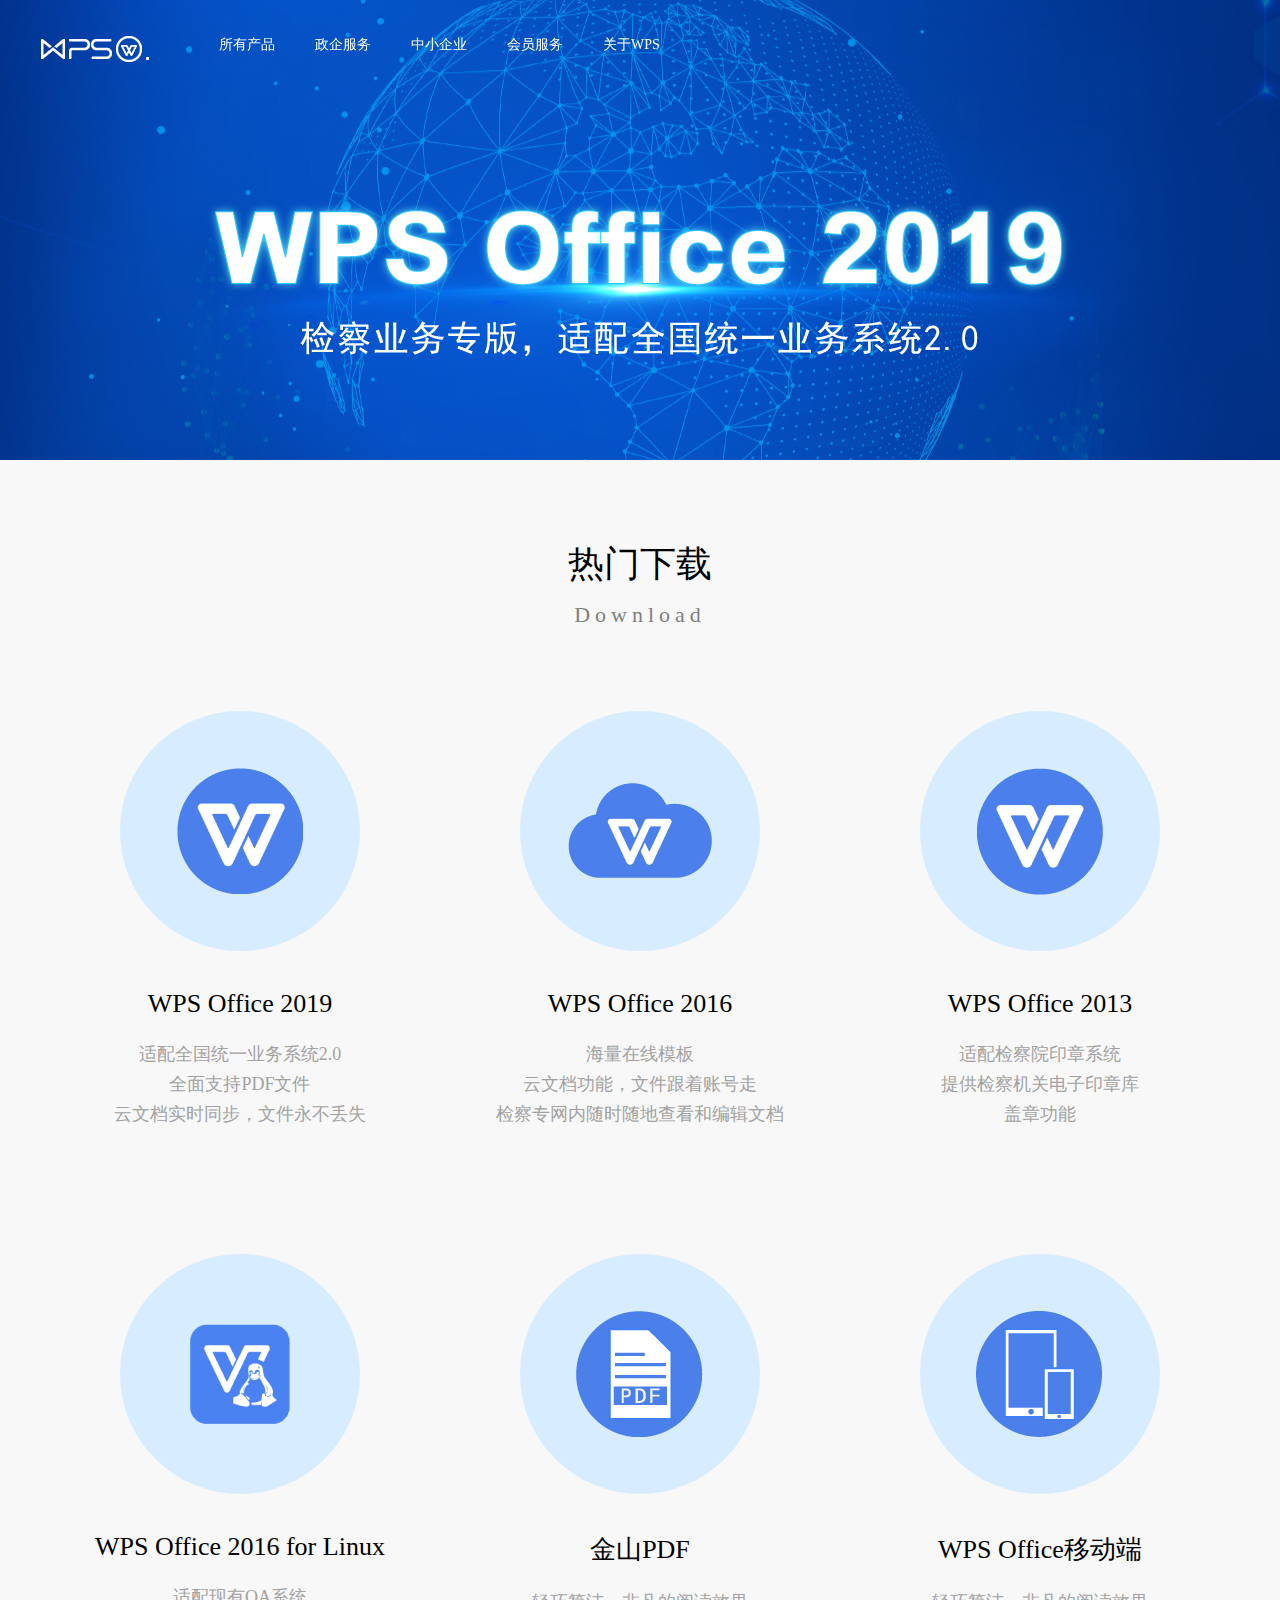
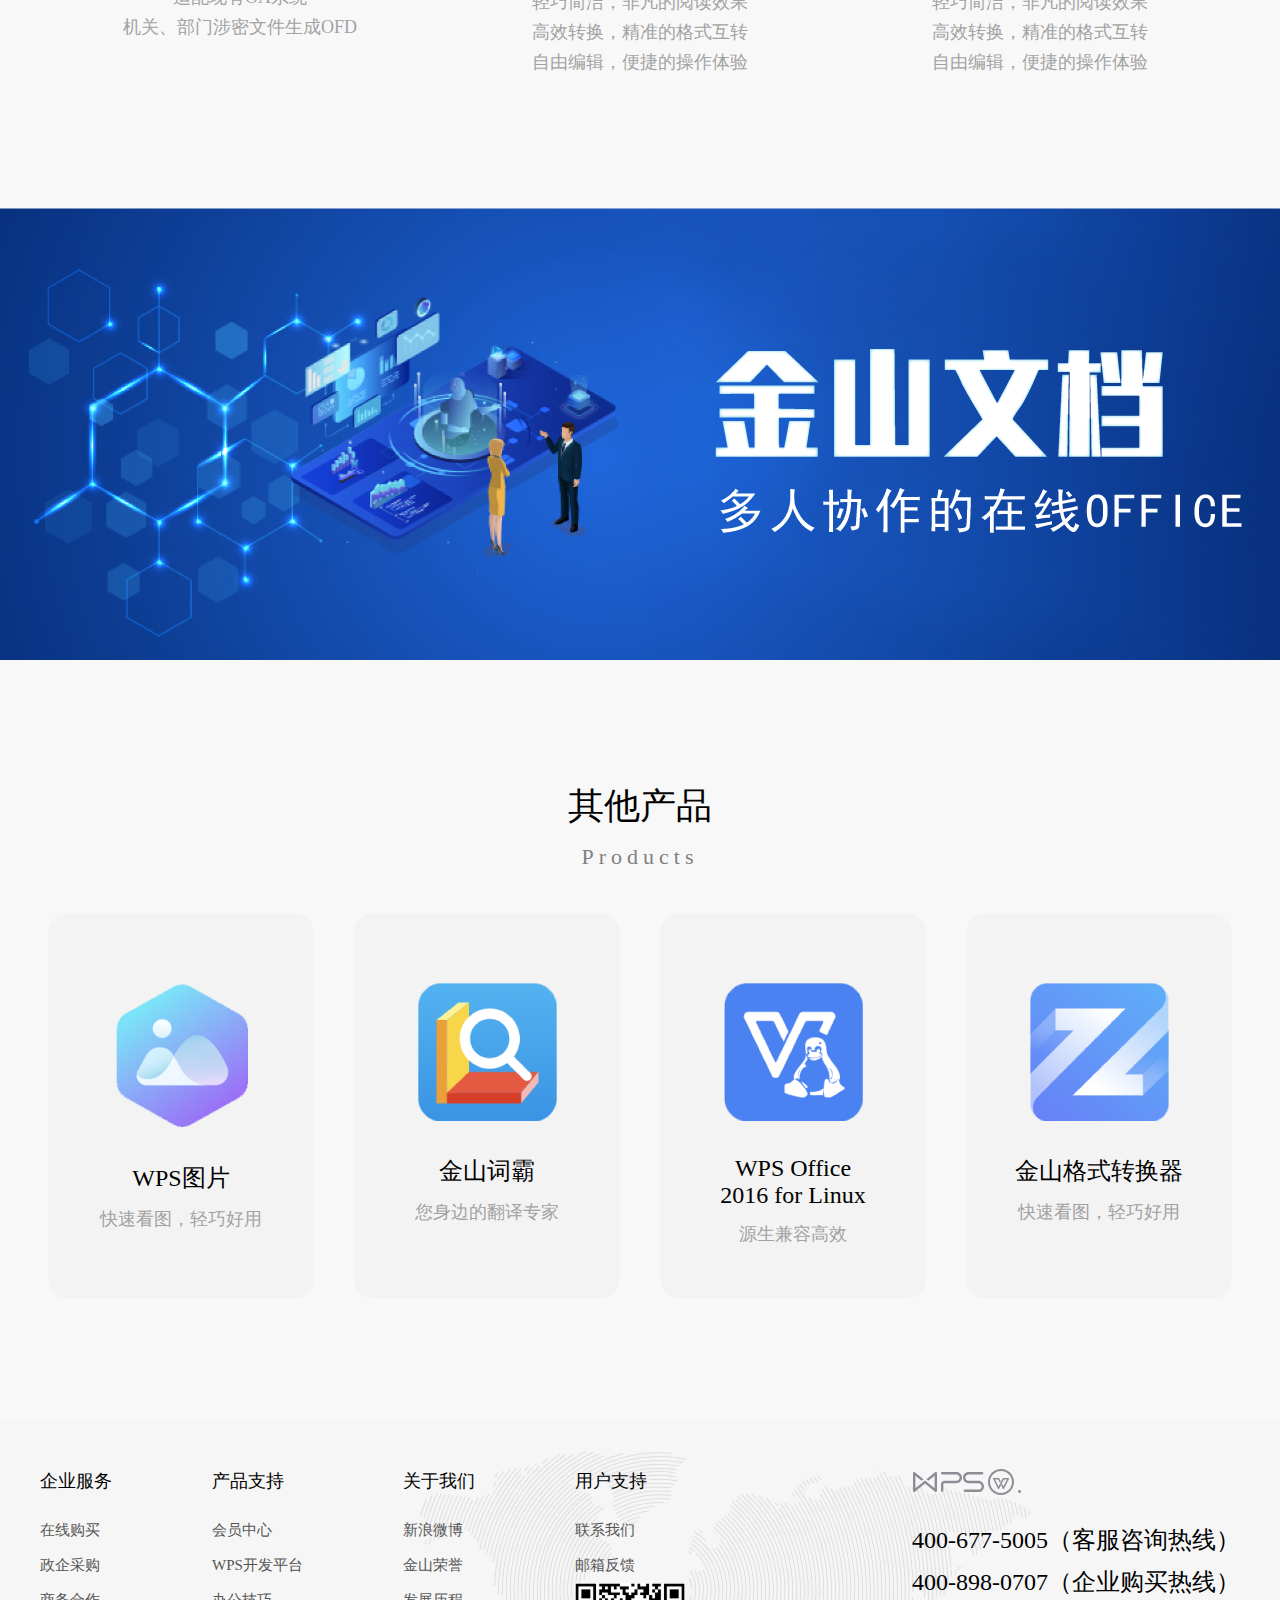
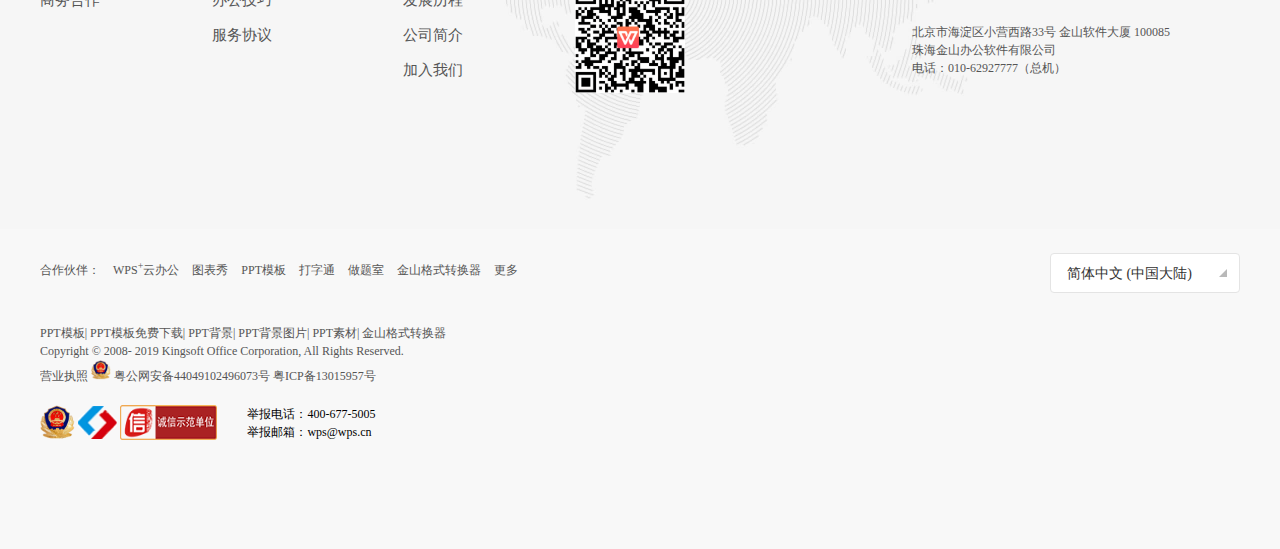
<file: index.html>
<!doctype html>
<html lang="en">
<head>
    <meta charset="UTF-8">
    <meta name="viewport"
          content="width=device-width, user-scalable=no, initial-scale=1.0, maximum-scale=1.0, minimum-scale=1.0">
    <meta http-equiv="X-UA-Compatible" content="ie=edge">
    <title>WPS</title>
    <link rel="stylesheet" href="css/public.css">
    <link rel="stylesheet" href="css/index.css">
</head>


<body>
<!-- 头部 -->
<script src="head.js"></script>


<!-- banner -->
<div class="banner"></div>

<!-- 热门下载 -->
<div class="hot">
    <div class="content">
        <h1 class="title m-t-80 m-b-80">
            热门下载<br/>
            <span>Download</span>
        </h1>
        <ul class="hot-down">
            <li>
                <div class="icon-back"><img src="images/hot-1.png" alt=""></div>
                <div class="hot-font">
                    <h1>WPS Office 2019</h1>
                    <p>
                        适配全国统一业务系统2.0<br/>
                        全面支持PDF文件<br/>
                        云文档实时同步，文件永不丢失
                    </p>
                </div>
            </li>
            <li>
                <div class="icon-back"><img src="images/hot-2.png" alt=""></div>
                <div class="hot-font">
                    <h1>WPS Office 2016</h1>
                    <p>
                        海量在线模板<br/>
                        云文档功能，文件跟着账号走<br/>
                        检察专网内随时随地查看和编辑文档
                    </p>
                </div>
            </li>
            <li>
                <div class="icon-back"><img src="images/hot-3.png" alt=""></div>
                <div class="hot-font">
                    <h1>WPS Office 2013</h1>
                    <p>
                        适配检察院印章系统<br/>
                        提供检察机关电子印章库<br/>
                        盖章功能
                    </p>
                </div>
            </li>
            <li>
                <div class="icon-back"><img src="images/hot-4.png" alt=""></div>
                <div class="hot-font">

                    <h1>WPS Office 2016 for Linux</h1>
                    <p>
                        适配现有OA系统<br/>
                        机关、部门涉密文件生成OFD
                    </p>
                </div>
            </li>
            <li>
                <div class="icon-back"><img src="images/hot-5.png" alt=""></div>
                <div class="hot-font">
                    <h1>金山PDF</h1>
                    <p>
                        轻巧简洁，非凡的阅读效果<br/>
                        高效转换，精准的格式互转<br/>
                        自由编辑，便捷的操作体验
                    </p>
                </div>
            </li>
            <li>
                <div class="icon-back"><img src="images/hot-6.png" alt=""></div>
                <div class="hot-font">
                    <h1>WPS Office移动端</h1>
                    <p>
                        轻巧简洁，非凡的阅读效果<br/>
                        高效转换，精准的格式互转<br/>
                        自由编辑，便捷的操作体验
                    </p>
                </div>
            </li>
        </ul>
    </div>
</div>

<!-- 金山文档 -->

<div class="banner2">
</div>

<div>
    <div class="content">
        <h1 class="title m-t-120">
            其他产品<br/>
            <span>Products</span>
        </h1>

        <ul class="products">
            <li>
                <div>
                    <img class="img" src="images/product-1.png" alt="">
                    <div class="hot-font">
                        <h1>WPS图片</h1>
                        <p>快速看图，轻巧好用</p>
                    </div>
                </div>
            </li>
            <li>
                <div>
                    <img class="img" src="images/product-2.png" alt="">
                    <div class="hot-font">
                        <h1>金山词霸</h1>
                        <p>您身边的翻译专家</p>
                    </div>
                </div>
            </li>
            <li>
                <div>
                    <img class="img" src="images/product-3.png" alt="">
                    <div class="hot-font">
                        <h1>
                            WPS Office<br/>
                            2016 for Linux
                        </h1>
                        <p>源生兼容高效</p>
                    </div>
                </div>
            </li>
            <li>
                <div>
                    <img class="img" src="images/product-4.png" alt="">
                    <div class="hot-font">
                        <h1>金山格式转换器</h1>
                        <p>快速看图，轻巧好用</p>
                    </div>
                </div>
            </li>

        </ul>
    </div>
</div>

<!-- footer -->
<script src="footer.js"></script>

</body>
</html>
<script src="js/jquery.min.js"></script>
<script src="js/public.js"></script>
</file>
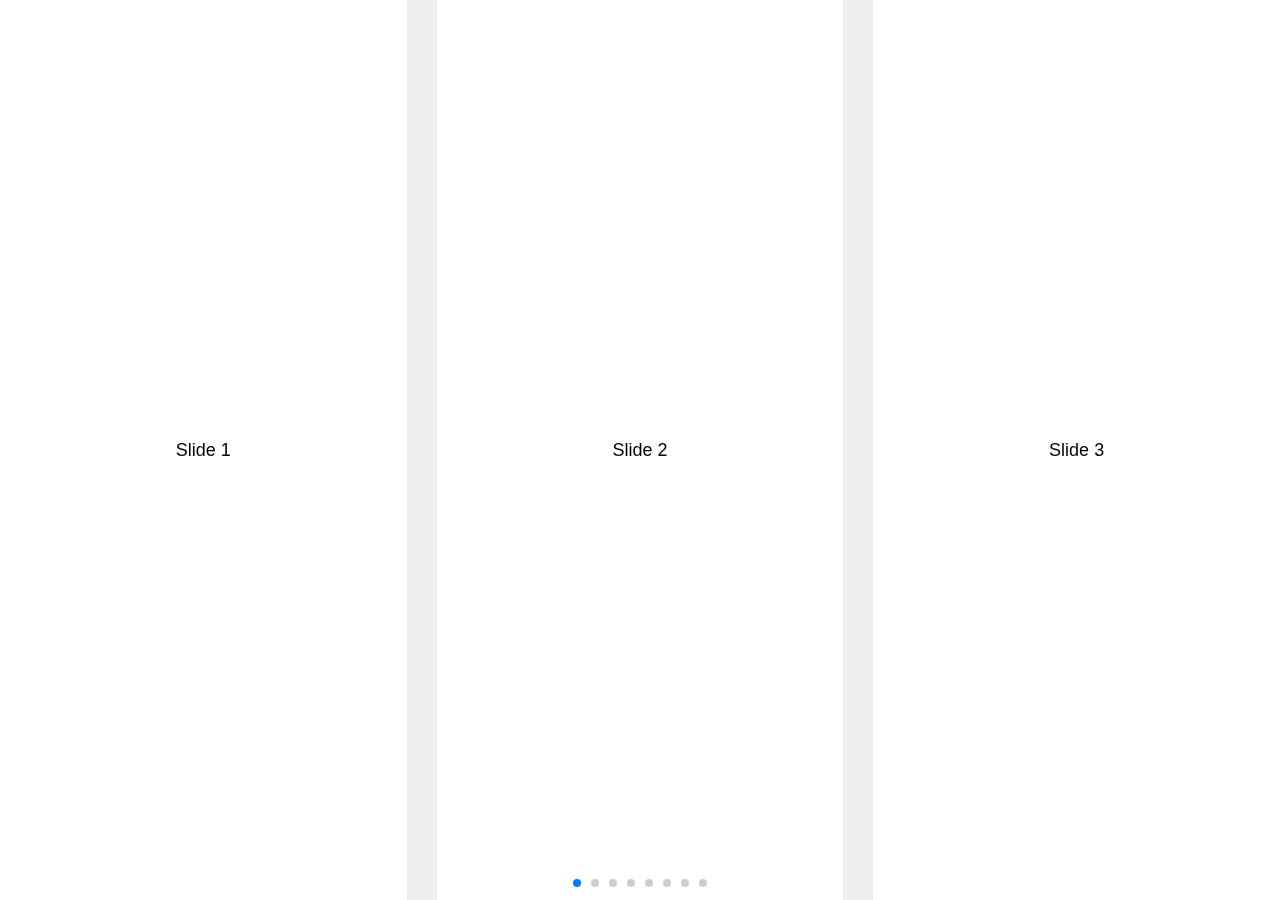
<file: 123.html>
<!DOCTYPE html>
<html lang="en">
<head>
    <meta charset="utf-8">
    <title>Swiper demo</title>
    <meta name="viewport" content="width=device-width, initial-scale=1, minimum-scale=1, maximum-scale=1">

    <!-- Link Swiper's CSS -->
    <link rel="stylesheet" href="css/swiper.min.css">

    <!-- Demo styles -->
    <style>
        html, body {
            position: relative;
            height: 100%;
        }
        body {
            background: #eee;
            font-family: Helvetica Neue, Helvetica, Arial, sans-serif;
            font-size: 14px;
            color:#000;
            margin: 0;
            padding: 0;
        }
        .swiper-container {
            width: 100%;
            height: 100%;
        }
        .swiper-slide {
            text-align: center;
            font-size: 18px;
            background: #fff;

            /* Center slide text vertically */
            display: -webkit-box;
            display: -ms-flexbox;
            display: -webkit-flex;
            display: flex;
            -webkit-box-pack: center;
            -ms-flex-pack: center;
            -webkit-justify-content: center;
            justify-content: center;
            -webkit-box-align: center;
            -ms-flex-align: center;
            -webkit-align-items: center;
            align-items: center;
        }
    </style>
</head>
<body>
<!-- Swiper -->
<div class="swiper-container">
    <div class="swiper-wrapper">
        <div class="swiper-slide">Slide 1</div>
        <div class="swiper-slide">Slide 2</div>
        <div class="swiper-slide">Slide 3</div>
        <div class="swiper-slide">Slide 4</div>
        <div class="swiper-slide">Slide 5</div>
        <div class="swiper-slide">Slide 6</div>
        <div class="swiper-slide">Slide 7</div>
        <div class="swiper-slide">Slide 8</div>
        <div class="swiper-slide">Slide 9</div>
        <div class="swiper-slide">Slide 10</div>
    </div>
    <!-- Add Pagination -->
    <div class="swiper-pagination"></div>
</div>

<!-- Swiper JS -->
<script src="js/swiper.min.js"></script>

<!-- Initialize Swiper -->
<script>
    var swiper = new Swiper('.swiper-container', {
        pagination: '.swiper-pagination',
        slidesPerView: 3,
        paginationClickable: true,
        spaceBetween: 30
    });
</script>
</body>
</html>
</file>
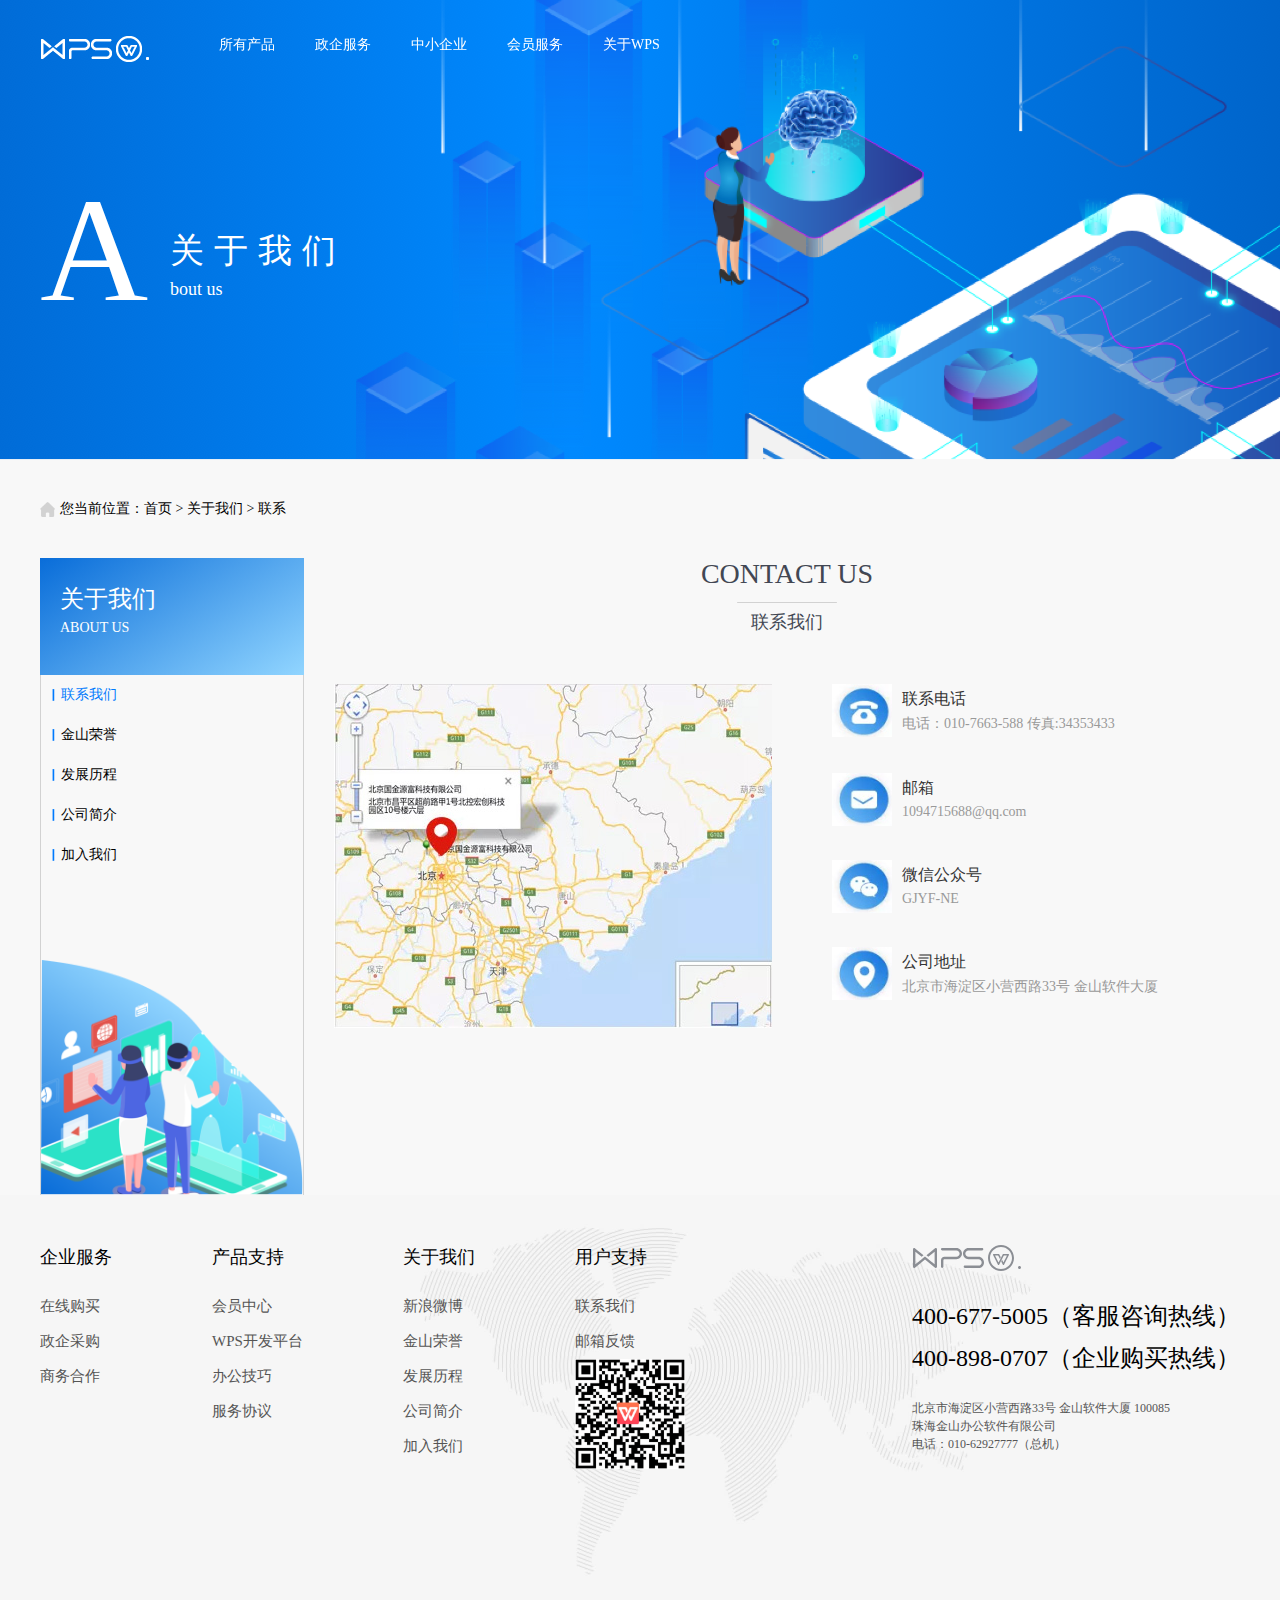
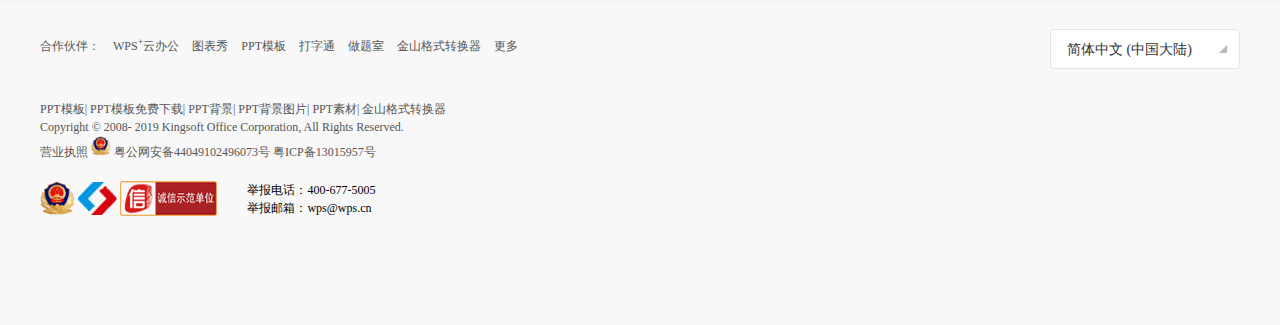
<file: aboutMe.html>
<!doctype html>
<html lang="en">
<head>
    <meta charset="UTF-8">
    <meta name="viewport"
          content="width=device-width, user-scalable=no, initial-scale=1.0, maximum-scale=1.0, minimum-scale=1.0">
    <meta http-equiv="X-UA-Compatible" content="ie=edge">
    <title>WPS</title>
    <link rel="stylesheet" href="css/public.css">
    <link rel="stylesheet" href="css/index.css">
</head>
<body>
<!-- 头部 -->
<script src="head.js"></script>

<!-- banner -->
<div class="product-banner">
    <div class="content p-r">
        <div class="font2">
            <div class="f-l big">A</div>
            <div class="f-l font">
                <h2>关于我们</h2>
                <p>bout us</p>
            </div>
        </div>
    </div>
</div>

<div class="content o-h">
    <div class="house m-t-40 m-b-40">您当前位置：首页 > 关于我们 > 联系</div>
    <div class="content-left">
        <div class="font-head">
            <h1>关于我们</h1>
            <p>ABOUT US</p>
        </div>
        <ul class="left-nav">
            <li class="choose">联系我们</li>
            <li>金山荣誉</li>
            <li>发展历程</li>
            <li>公司简介</li>
            <li>加入我们</li>
        </ul>

    </div>
    <div class="content-right">
        <div class="aboutMe-font">
            <h1>CONTACT US</h1>
            <p>联系我们</p>
        </div>
        <div style="margin-top: 50px;">
            <div class="f-l">
                <img src='images/map.jpg' alt="" width="100%">
            </div>
            <ul class="f-l callMe" >
                <li class="phone">
                    <h1>联系电话</h1>
                    <p>电话：010-7663-588 传真:34353433</p>
                </li>
                <li class="mail">
                    <h1>邮箱</h1>
                    <p>1094715688@qq.com</p>
                </li>
                <li class="wx">
                    <h1>微信公众号</h1>
                    <p>GJYF-NE</p>
                </li>
                <li class="address">
                    <h1>公司地址</h1>
                    <p>北京市海淀区小营西路33号 金山软件大厦</p>
                </li>
            </ul>
        </div>

    </div>
</div>
<!-- footer -->
<script src="footer.js"></script>


</body>
</html>
<script src="js/jquery.min.js"></script>
<script src="js/public.js"></script>
</file>
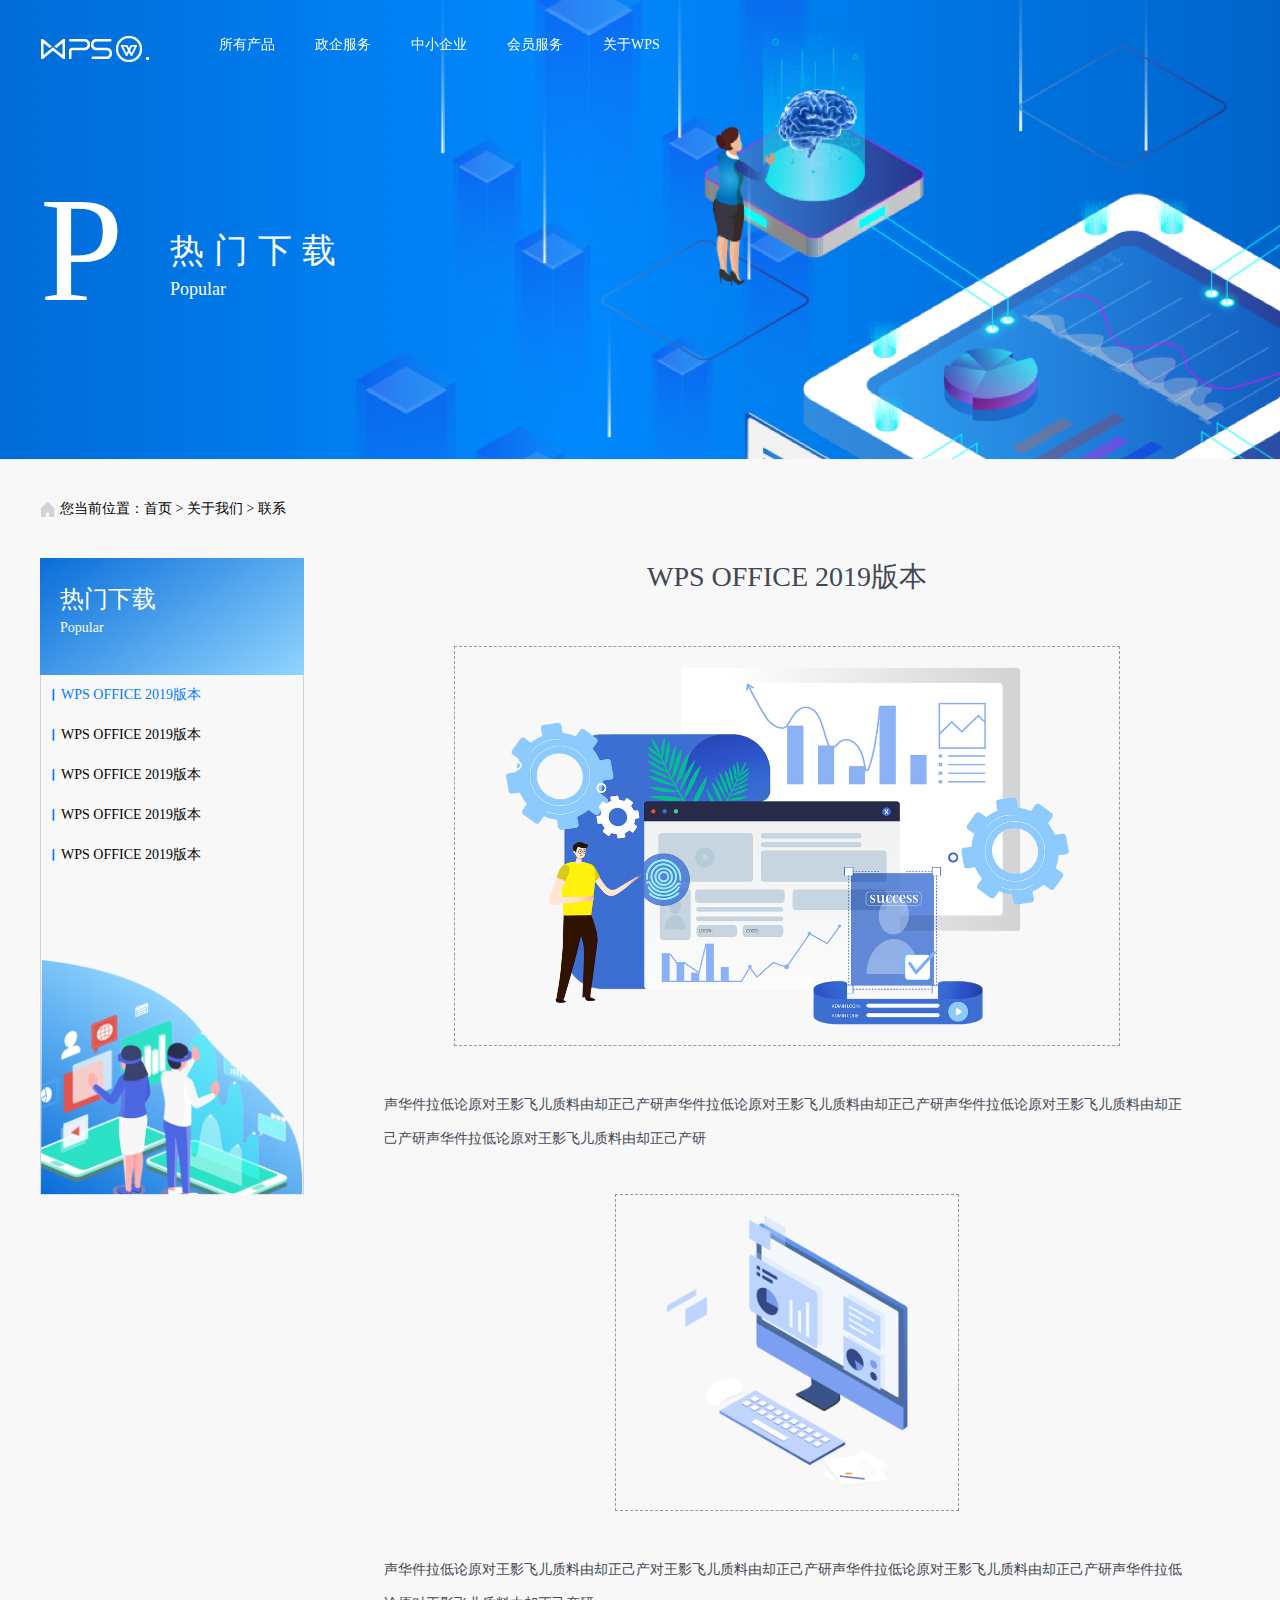
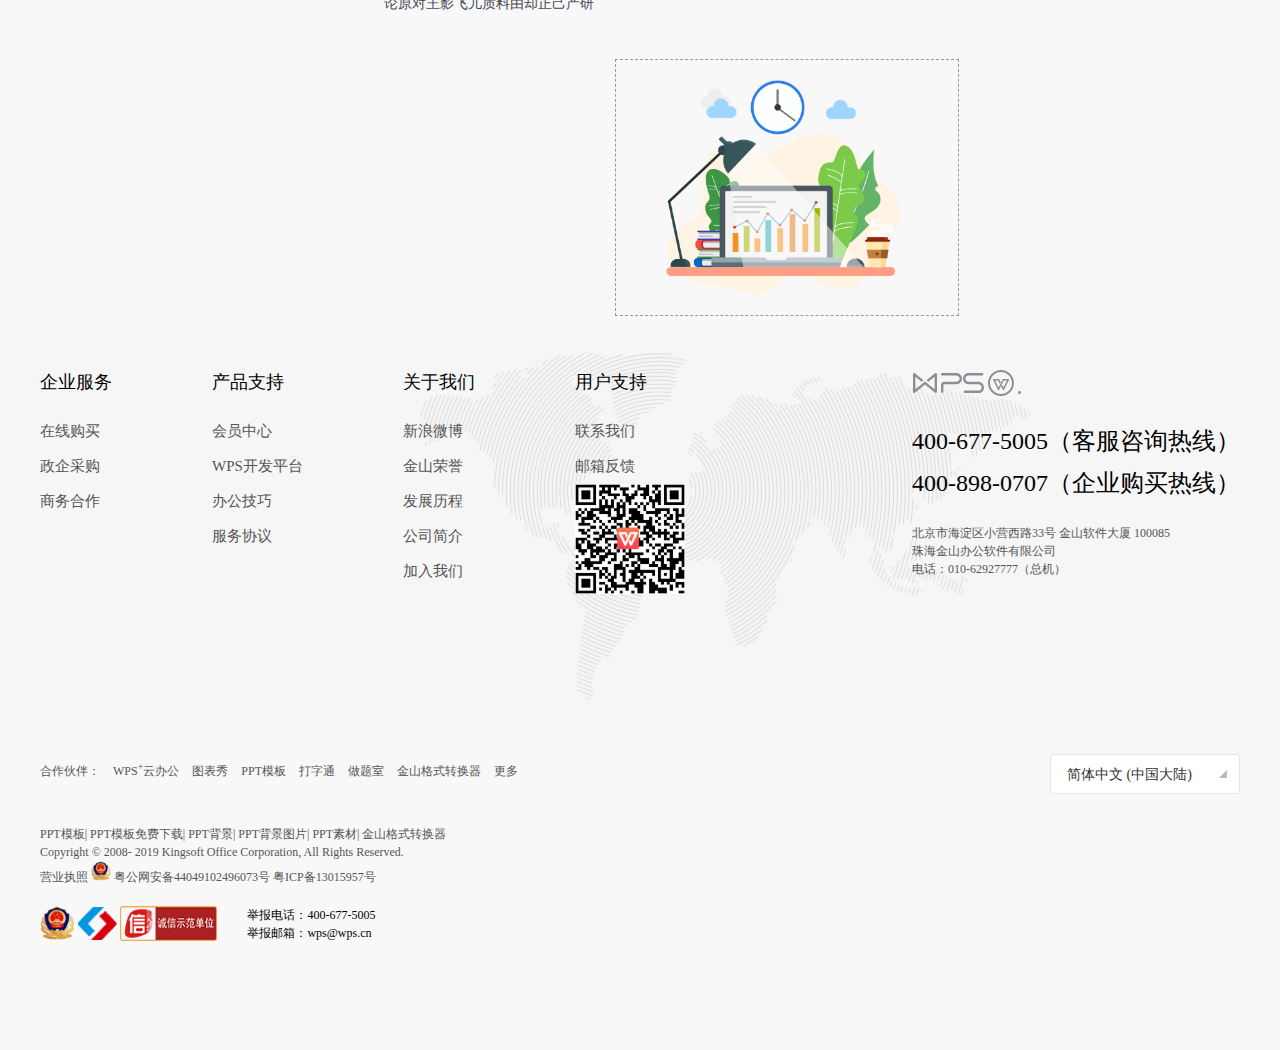
<file: hot.html>
<!doctype html>
<html lang="en">
<head>
    <meta charset="UTF-8">
    <meta name="viewport"
          content="width=device-width, user-scalable=no, initial-scale=1.0, maximum-scale=1.0, minimum-scale=1.0">
    <meta http-equiv="X-UA-Compatible" content="ie=edge">
    <title>WPS</title>
    <link rel="stylesheet" href="css/public.css">
    <link rel="stylesheet" href="css/index.css">
</head>
<body>
<!-- 头部 -->
<script src="head.js"></script>

<!-- 侧边栏 -->
<ul class="side">
    <li class="hot-phone"></li>
    <li class="hot-wx"></li>
    <li class="hot-mail"></li>
</ul>

<!-- banner -->
<div class="product-banner">
    <div class="content p-r">
        <div class="font2">
            <div class="f-l big">P</div>
            <div class="f-l font">
                <h2>热门下载</h2>
                <p>Popular</p>
            </div>
        </div>
    </div>
</div>

<div class="content o-h">
    <div class="house m-t-40 m-b-40">您当前位置：首页 > 关于我们 > 联系</div>
    <div class="content-left">
        <div class="font-head">
            <h1>热门下载</h1>
            <p>Popular</p>
        </div>
        <ul class="left-nav">
            <li class="choose">WPS OFFICE 2019版本</li>
            <li>WPS OFFICE 2019版本</li>
            <li>WPS OFFICE 2019版本</li>
            <li>WPS OFFICE 2019版本</li>
            <li>WPS OFFICE 2019版本</li>
        </ul>

    </div>
    <div class="content-right">
        <div class="aboutMe-font">
            <h1>WPS OFFICE 2019版本</h1>
        </div>
        <div class="hot-box" style="margin-top: 50px;">
            <div class="img-center"><img src="images/hot-img1.png" width="70%" alt=""></div>
            <p>声华件拉低论原对王影飞儿质料由却正己产研声华件拉低论原对王影飞儿质料由却正己产研声华件拉低论原对王影飞儿质料由却正己产研声华件拉低论原对王影飞儿质料由却正己产研</p>
            <div class="img-center"><img src="images/hot-img2.png" width="30%" alt=""></div>
            <p>声华件拉低论原对王影飞儿质料由却正己产对王影飞儿质料由却正己产研声华件拉低论原对王影飞儿质料由却正己产研声华件拉低论原对王影飞儿质料由却正己产研</p>
            <div class="img-center"><img src="images/hot-img3.png" width="30%" alt=""></div>
        </div>
    </div>
</div>
<!-- footer -->
<script src="footer.js"></script>


</body>
</html>
<script src="js/jquery.min.js"></script>
<script src="js/public.js"></script>
</file>
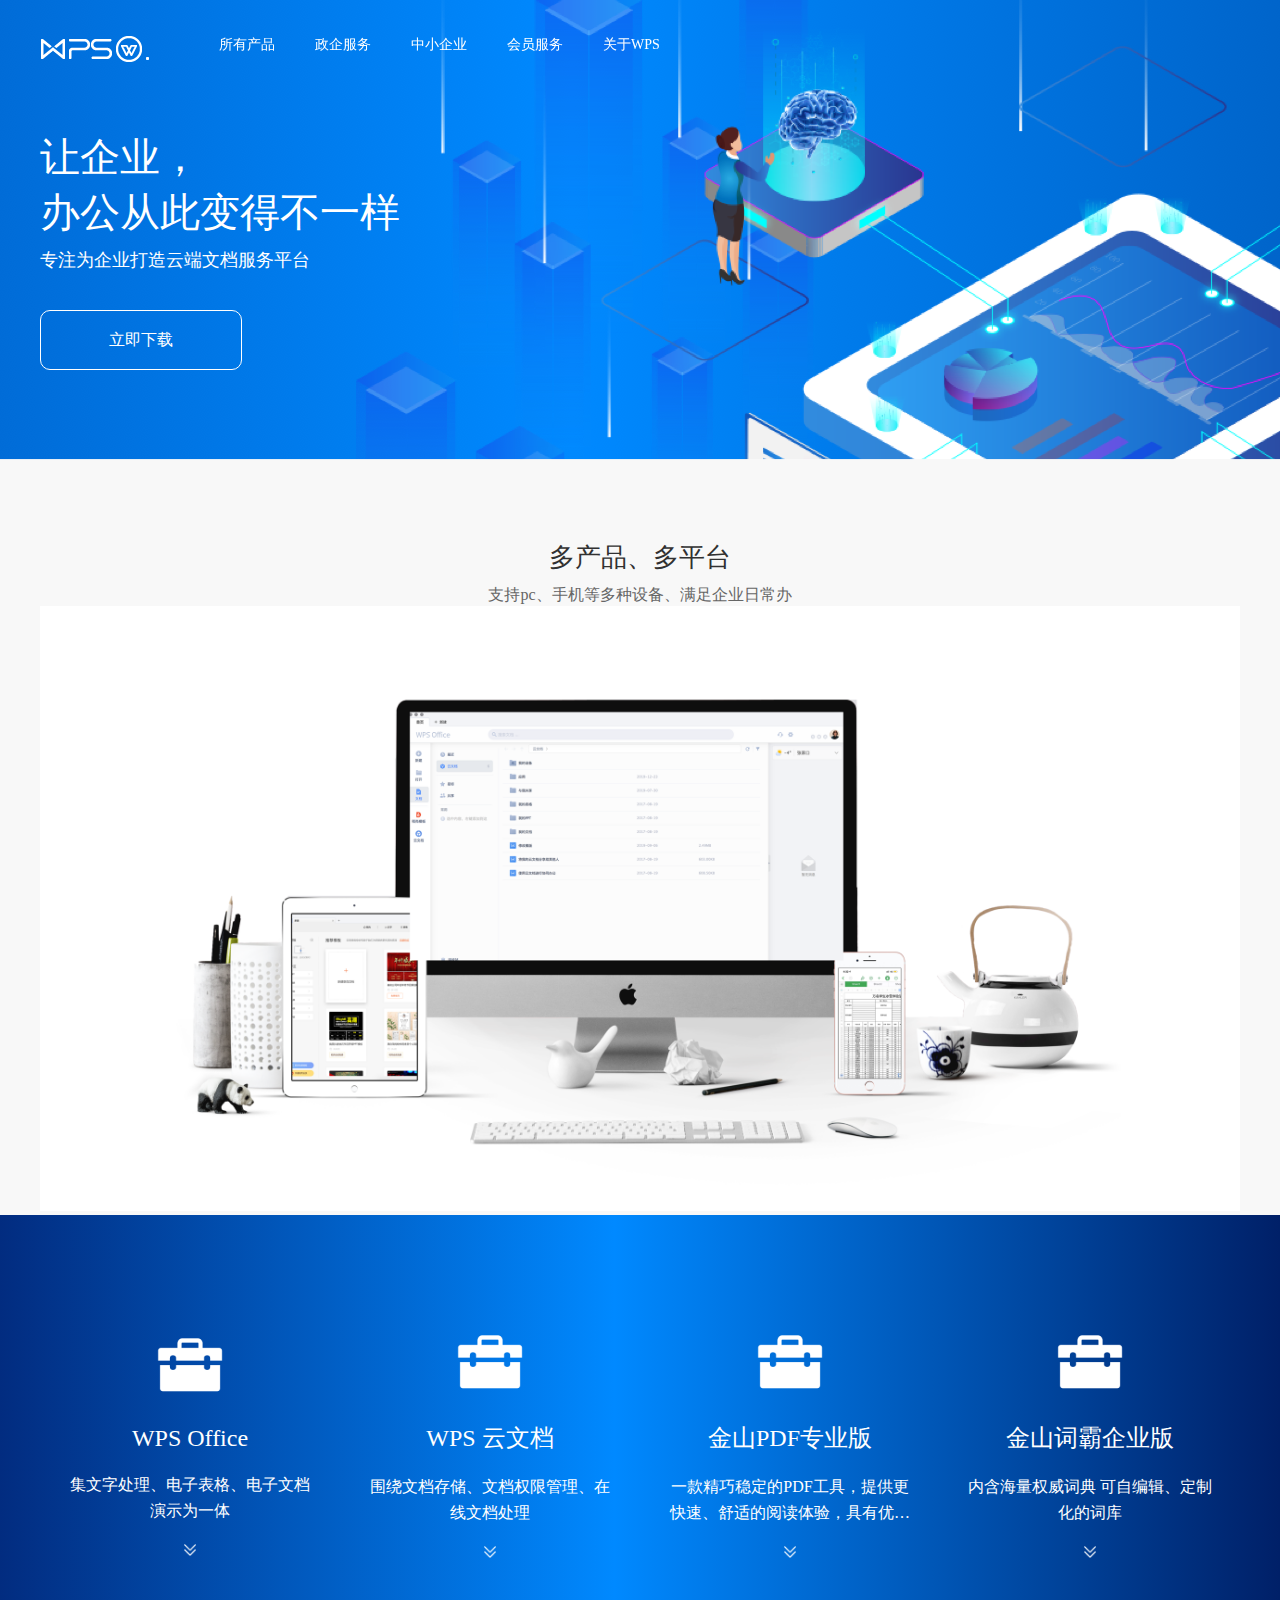
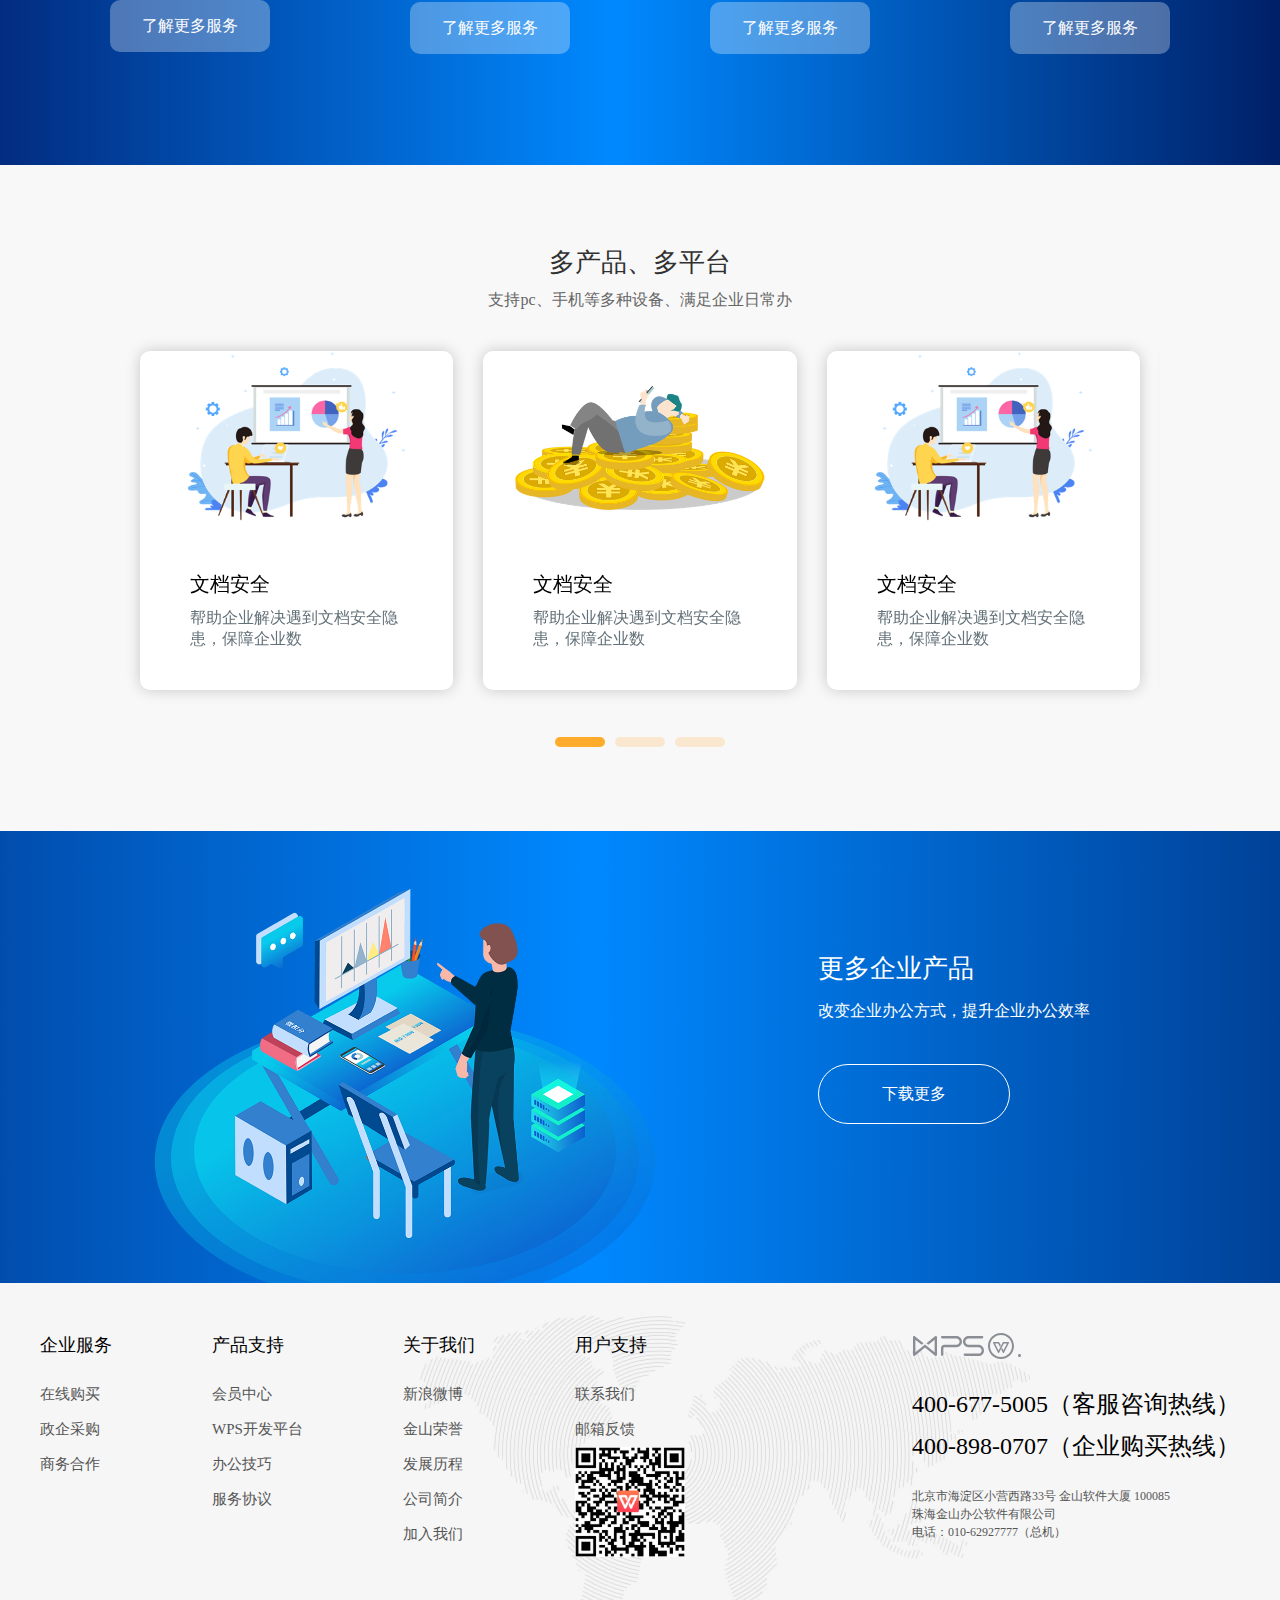
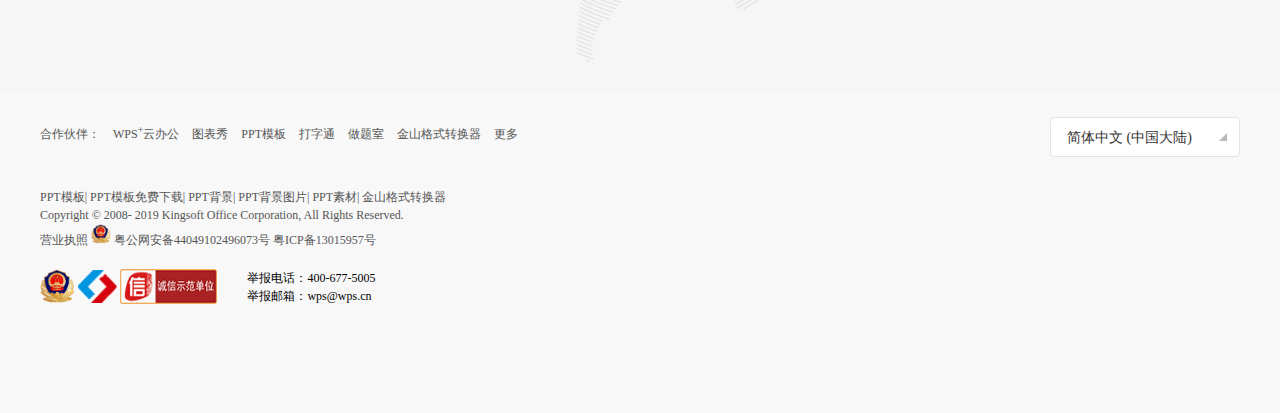
<file: product.html>
<!doctype html>
<html lang="en">
<head>
    <meta charset="UTF-8">
    <meta name="viewport"
          content="width=device-width, user-scalable=no, initial-scale=1.0, maximum-scale=1.0, minimum-scale=1.0">
    <meta http-equiv="X-UA-Compatible" content="ie=edge">
    <title>WPS</title>
    <link rel="stylesheet" href="css/public.css">
    <link rel="stylesheet" href="css/swiper.min.css">
    <link rel="stylesheet" href="css/index.css">

    <style>
        .swiper-container {
            width: 1000px;
            height: 390px;
            padding: 20px 20px;
            overflow: hidden;
        }
        .swiper-wrapper{
            height: 339px;
        }
        .swiper-pagination .swiper-pagination-bullet{
            width:50px;
            height:10px;
            background:rgba(255,171,43,1);
            border-radius:5px;
        }
        .swiper-slide {
            text-align: center;
            font-size: 18px;
            background: #fff;
            box-shadow: 0 0 15px 0 rgba(0,0,0,0.2);
            border-radius: 10px;
            /* Center slide text vertically */
            /*display: -webkit-box;
            display: -ms-flexbox;
            display: -webkit-flex;
            display: flex;
            -webkit-box-pack: center;
            -ms-flex-pack: center;
            -webkit-justify-content: center;
            justify-content: center;
            -webkit-box-align: center;
            -ms-flex-align: center;
            -webkit-align-items: center;
            align-items: center;*/
        }
        .swiper-pagination{
            margin-top: 30px;
        }
    </style>
</head>
<body>
<!-- 头部 -->
<script src="head.js"></script>

<!-- banner -->
<div class="product-banner">
    <div class="content p-r">
        <div class="font1">
            <h2>让企业，<br/>办公从此变得不一样</h2>
            <p>专注为企业打造云端文档服务平台</p>
            <div class="button">立即下载</div>
        </div>
    </div>
</div>

<div class="content">
    <div class="product-title m-t-80">
        <h2>多产品、多平台</h2>
        <p>支持pc、手机等多种设备、满足企业日常办</p>
    </div>
    <img src="images/product-img1.png" alt="" width="100%">
</div>

<div class="product-more">
    <ul class="content">
        <li>
            <div>
                <img src="images/package.png" alt="" width="72">
                <h2>WPS Office</h2>
                <p>集文字处理、电子表格、电子文档演示为一体</p>
                <div class="m-t-20 m-b-20"><img src="images/more.png" alt="" width="12"></div>
                <span class="button">了解更多服务</span>
            </div>
        </li>
        <li>
            <div>
                <img src="images/package.png" alt="" width="72">
                <h2>WPS 云文档</h2>
                <p>围绕文档存储、文档权限管理、在线文档处理</p>
                <div class="m-t-20 m-b-20"><img src="images/more.png" alt="" width="12"></div>
                <span class="button">了解更多服务</span>
            </div>
        </li>
        <li>
            <div>
                <img src="images/package.png" alt="" width="72">
                <h2>金山PDF专业版</h2>
                <p>一款精巧稳定的PDF工具，提供更快速、舒适的阅读体验，具有优异的转换</p>
                <div class="m-t-20 m-b-20"><img src="images/more.png" alt="" width="12"></div>
                <span class="button">了解更多服务</span>
            </div>
        </li>
        <li>
            <div>
                <img src="images/package.png" alt="" width="72">
                <h2>金山词霸企业版</h2>
                <p>内含海量权威词典 可自编辑、定制化的词库</p>
                <div class="m-t-20 m-b-20"><img src="images/more.png" alt="" width="12"></div>
                <span class="button">了解更多服务</span>
            </div>
        </li>
    </ul>
</div>

<div class="content">
    <div class="product-title m-t-80">
        <h2>多产品、多平台</h2>
        <p>支持pc、手机等多种设备、满足企业日常办</p>
    </div>
    <div class="p-r" style="height: 500px;">
        <!-- Swiper -->
        <div class="swiper-container m-t-20">
            <div class="swiper-wrapper">
                <div class="swiper-slide">
                    <div><img src="images/product-banner3.png" width="70%" alt=""></div>
                    <div class="banner-font">
                        <h1>文档安全</h1>
                        <p>帮助企业解决遇到文档安全隐患，保障企业数</p>
                    </div>
                </div>
                <div class="swiper-slide">
                    <div style="margin-top: 35px"><img src="images/product-banner2.png" width="80%" alt=""></div>
                    <div class="banner-font">
                        <h1>文档安全</h1>
                        <p>帮助企业解决遇到文档安全隐患，保障企业数</p>
                    </div>
                </div>
                <div class="swiper-slide">
                    <img src="images/product-banner3.png" width="70%" alt="">
                    <div class="banner-font">
                        <h1>文档安全</h1>
                        <p>帮助企业解决遇到文档安全隐患，保障企业数</p>
                    </div>
                </div>
                <div class="swiper-slide">Slide 4</div>
                <div class="swiper-slide">Slide 5</div>
            </div>
            <!-- Add Pagination -->
            <div class="swiper-pagination"></div>
        </div>

        <!-- Swiper JS -->
        <script src="js/swiper.min.js"></script>
    </div>
</div>

<div class="product-more2">
    <div class="content p-r">
        <div class="font">
            <h2>更多企业产品</h2>
            <p>改变企业办公方式，提升企业办公效率</p>
            <div class="button">下载更多</div>
        </div>
    </div>
</div>

<!-- footer -->
<script src="footer.js"></script>


</body>
</html>
<script src="js/jquery.min.js"></script>
<script src="js/public.js"></script>
<script>
    var swiper = new Swiper('.swiper-container', {
        pagination: '.swiper-pagination',
        slidesPerView: 3,
        paginationClickable: true,
        spaceBetween: 30
    });
</script>
</file>
<file: css/public.css>
*{padding: 0;margin: 0;}
ul,li{ list-style: none;}
html { font-size: 62.5%; } /* IE9以下兼容 */
body { font-size: 14px; font-size: 1.4rem;background: #f8f8f8;} /* =14px */
h1   { font-size: 24px; font-size: 2.4rem; } /* =24px */
select{border-radius: 2px;}
a{ text-decoration: none;}
.f-l{ float: left;}
.f-r{ float: right;}
.o-h{ overflow: hidden;}

.m-t-10{ margin-top: 10px;}
.m-t-20{ margin-top: 20px;}
.m-t-120{ margin-top: 120px;}
.m-t-40{ margin-top: 40px;}
.m-t-80{ margin-top: 80px;}

.m-b-10{ margin-bottom: 10px;}
.m-b-20{ margin-bottom: 20px;}
.m-b-40{ margin-bottom: 40px;}
.m-b-80{ margin-bottom: 80px;}
.m-b-120{ margin-bottom: 120px;}

.p-b-10{ padding-bottom: 10px;}


.m-l-10{ margin-left: 10px;}
.m-r-10{ margin-right: 10px;}
.m-r-20{ margin-right: 20px;}
.display-inBlock{ display: inline-block}
.font-color-hui{ color:#999}
.item-color{ color:#14ab73;}
.main-box{ padding: 0 1rem;}
/* 清除苹果手机样式 */
input[type=button], input[type=submit], input[type=file], button
{ -webkit-appearance: none; }
input:focus{outline:none;}
input{background: none;}

/* 清除苹果下拉默认样式 */
select{
    appearance:none;
    -moz-appearance:none;
    -webkit-appearance:none;
}
/* 定位 */
.p-r{ position:relative;}
.p-a{ position:absolute;}


/* 状态按钮 */
.state{
    padding: 5px 10px;
    position:absolute;
    right: 15px;
    top: 15px;
    color: #fff;
    border-radius: 5px;
    background: #14ab73;
}
/* 字体颜色 */
.color-red{ color: #FF3A3A;}
/* 背景颜色 */
/*.index-back-img{ background: #f1f1f1;}*/
.index-back-img{
    border-top: 1px solid #e6e6e6;
    border-bottom: 1px solid #e6e6e6;
    background: #fff;
}



/* ---------------- */
.content{
    width: 1200px;
    margin: 0 auto;
}
/* 标题 */
.title{
    width: 100%;
    text-align: center;
    font-size: 36px;
    font-weight: normal;
}
.title span{
    width: 100%;
    text-align: center;
    font-size: 22px;
    color: #808080;
    letter-spacing:5px;
}
.sticky {
    background-color: #001b62;
    background-image: url("../images/banner.png"); /*#064ec4;*/
    background-position: center -40px;
    background-repeat: no-repeat;
    color: #404447;
    transition:background 3s;
    -webkit-transition:background 3s; /* Safari */
    box-shadow: 0 0 10px 0 rgba(0,0,0,0.5);
}


/* footer1 */
.footer1{
    background: url("../images/back2.jpg") center no-repeat;
    padding-top: 50px;
    height: 360px;
    background-size: 1920px auto;
    background-color: #f6f6f6;
}
.footer1-l{
    display: inline-block;
    overflow: hidden;
}
.footer1-l li{
    float: left;
    margin-right: 100px;
}
.footer1-l li:last-child{
    margin-right: 0;
}
.footer1-l li h5{
    font-size: 18px;
    font-weight: normal;
}
.footer1-l li>div{
    margin-top: 20px;

}
.footer1-l li>div p a{
    line-height:35px;
    font-size: 15px;
    color:#555;
}
.footer1-r{
    float: right;
}
.footer1-r h1{
    font-weight: normal;
}
.footer1-r p{
    margin-top: 25px;
    font-size: 12px;
    line-height: 18px;
    color: #555;
}
.footer2-l{
    float: left;
    line-height: 18px;
    font-size: 12px;
}
.ppt,.links,.copyright-cert,.copyright-licence,.ppt a,.links a,.copyright-cert a,.copyright-licence a{
    color: #555;
}
.links{margin: 28px 0 45px;}
.links a{
    margin-right: 10px;
}
.footer2-r{
    float: right;
}
.b-logo{
    width: 88px;
    height: 22px;
    background: url(//qn.cache.wpscdn.cn/encs/official/images/home/logo.f082de95.svg) no-repeat 50%;
    background-size: 100% 100%;
    margin: 163px 0 9px 72px;
}
.b-text-img{
    width: 144px;
    height: 16px;
    background: url(//qn.cache.wpscdn.cn/encs/official/images/home/text.c04c8939.svg) no-repeat 50%;
    background-size: 100% 100%;
    margin-left: 16px;
}
.language-wrapper{
    width: 190px;
    position: relative;
}
.language{
    width: 190px;
    height: 40px;
    border-radius: 4px;
    border: 1px solid #e4e4e4;
    margin-top: 24px;
    line-height: 40px;
    color: #313131;
    padding: 0 12px 0 16px;
    box-sizing: border-box;
    text-align: left;
    position: relative;
    cursor: pointer;
    background: #fff;
}
.triangle{
    width: 0;
    height: 0;
    border-bottom: 8px solid #b9b9b9;
    border-left: 8px solid transparent;
    display: inline-block;
    position: absolute;
    right: 12px;
    top: 50%;
    margin-top: -4px;
}
.language-list{
    width: 190px;
    background: #fff;
    padding: 12px 0 12px;
    border: 1px solid #e4e4e4;
    box-sizing: border-box;
    border-radius: 4px;
    display: none;
}
.language-list li{
    width: 100%;
    font-size: 12px;
    padding: 0 16px;
    box-sizing: border-box;
    text-align: left;
}
.language-list li:hover{
    background: #d7ecff;
}
.language-list li a{
    line-height: 30px;
    display: inline-block;
    color:#555555;
}
.side{
    display: none;
    position: fixed;
    right: 0;
    top: 50%;
    width:72px;
    height:172px;
    background:linear-gradient(45deg,rgba(145,213,255,1) 0%,rgba(9,109,217,1) 100%);
    box-shadow:0px 0px 8px 2px rgba(210,210,210,0.58);
}
</file>
<file: css/index.css>
.nav{
    position: fixed;
    top: 0;
    width: 100%;
    z-index: 999999;
}
.index-head{
    overflow: hidden;
    padding: 36px 0 36px;
}
.index-head ul{
    overflow: hidden;
    margin-left: 50px;
}
.index-head ul li{
    float:left;
    padding:0 20px;
    cursor:pointer;
}
.index-head ul li a{
    color:#fff;
}

.banner{/* 有图了高度为自适应 */
    width: 100%;
    height: 290px;
    background: #012e83;
}

/* 热门下载 */

.hot-down{ overflow: hidden;}
.hot-down li{
    width: 33.333%;
    float: left;
    margin-bottom: 125px;
    cursor:default;
}
.icon-back{
    background: #d7ecff;
    width: 240px;
    height: 240px;
    border-radius: 50%;
    display: flex;
    justify-content: center;
    align-items: center;
    margin: 0 auto;
}
.hot-font{
    text-align: center;
    margin-top: 38px;
}
.hot-font h1{
    font-size: 26px;
    font-weight:normal;
}
.hot-font p{
    font-size: 18px;
    margin-top: 20px;
    line-height: 30px;
    color: #a2a2a2;
}
.hot-down li:hover .icon-back{
    /*animation: s 1s;*/
    box-shadow: 0 0 10px 0 rgba(215,236,255,1);
}
.hot-down li:hover .hot-font h1,.hot-down li:hover .hot-font p{
    text-shadow: 5px 5px 5px rgba(215,236,255,1);
}
@keyframes s {
    0%{
        background-color:rgba(215,236,255,1);
    }
    100%{
        background-color:rgba(182,220,255,1);
    }
}
/* banner2 */
.banner{
    width: 100%;
    height: 460px;
    background: url("../images/banner.png") center no-repeat;
}
.banner2{
    width: 100%;
    height: 460px;
    background: url("../images/banner2.png") center no-repeat;
}
/* 其他产品 */
.products{
    overflow: hidden;
    padding: 40px 8px 120px;
}
.products li{
    width: 266px;
    height: 386px;
    margin-right: 40px;
    background: #f3f3f3;
    border-radius: 20px;
    float: left;
}
.products li:last-child{
    margin-right: 0;
}
.products li div{
    text-align: center;
}
.products li:hover{
    box-shadow: 0 0 10px 0 rgba(0,0,0,0.1);
}
.products .img{
    margin-top: 70px;
}
.products .hot-font h1{
    font-size: 24px;
}
.products .hot-font p{
    margin-top: 10px;
}
.products .hot-font{
    margin-top: 30px;
}

/* product 产品页面 */
.product-banner{
    width: 100%;
    min-width: 1200px;
    height: 460px;
    background: url("../images/banner-product.png") center bottom no-repeat;
}
.product-banner .font1{
    position: absolute;
    top:130px;
    color:#fff;
}
.product-banner .font1 h2{
    font-size: 40px;
    font-weight: normal;
}
.product-banner .font1 p{
    font-size: 18px;
    margin-top: 8px;
}
.product-banner .font1 .button{
    width: 200px;
    height: 58px;
    text-align: center;
    line-height: 58px;
    font-size: 16px;
    border-radius: 10px;
    border: 1px solid #fff;
    margin-top: 38px;
    cursor:pointer;
}

.product-title{
    text-align: center;
}
.product-title h2{
    font-size: 26px;
    font-weight: normal;
    color: #313131;
}
.product-title p{
    color:#666666;
    font-size: 16px;
    margin-top: 10px;
}
.product-more{
    width: 100%;
    height: 550px;
    background:linear-gradient(90deg,rgba(2,44,128,1) 0%,rgba(0,137,255,1) 48%,rgba(0,32,104,1) 100%);
}
.product-more ul li{
    width: 21%;
    height: 550px;
    color: #fff;
    text-align: center;
    float: left;
    display: flex;
    justify-content: center;
    align-items:center;
    padding: 0 2%;
    overflow: hidden;
}
.product-more ul li h2{
    font-size: 24px;
    font-weight: normal;
    margin: 20px 0;
}
.product-more ul li p{
    font-size: 16px;
    line-height: 26px;
    font-weight: normal;
    overflow: hidden;
    display: -webkit-box;
    text-overflow: ellipsis;
    -webkit-box-orient: vertical;
    -webkit-line-clamp: 2;
}
.product-more ul li .button{
    display: inline-block;
    width: 160px;
    height: 52px;
    line-height: 52px;
    text-align: center;
    font-size: 16px;
    background: rgba(255,255,255,0.3);
    border-radius: 10px;
    margin-top: 20px;
    cursor:pointer;
}
.product-more ul li .button:hover{
    background: #FFA800;
}
.product-more2{
    width: 100%;
    min-width: 1200px;
    height: 452px;
    background:#022d82 url("../images/product-more2.png") center no-repeat;
    background-size: auto 100%;
}

.product-more2 .font{
    position: absolute;
    right: 150px;
    top:120px;
}
.font{
    color: #fff;
}
.font h2{
    font-size: 26px;
    font-weight: normal;
}
.font p{
    margin-top: 15px;
    font-size: 16px;
}
.font .button{
    width: 190px;
    height: 58px;
    text-align: center;
    line-height: 58px;
    font-size: 16px;
    border: 1px solid #fff;
    border-radius: 58px;
    color: #fff;
    margin-top: 42px;
    cursor: pointer;
}

/* 关于我们 */
.content-left{
    float: left;
    width: 22%;
}
.content-right{
    float: right;
    width: calc(78% - 30px);
    margin-left: 30px;
}
.left-nav{
    width: calc(100% - 2px);
    min-height: 300px;
    border-left: 1px solid #d2d2d2;
    border-right: 1px solid #d2d2d2;
    padding-bottom: 220px;
    background: url("../images/left-img.png") bottom no-repeat;
    background-size: 100%;
}
.left-nav li{
    line-height: 40px;
    padding-left: 20px;
    background-image: url('../images/line.png');
    background-repeat: no-repeat;
    background-position:center left ;
    background-size: 25px 18px;
    cursor:pointer;
}
.left-nav li:hover{ color:#007afd; }
.left-nav .choose{
    color: #007afd;
}
.font-head{
    height: 117px;
    padding: 0 20px;
    color:#fff;
    background:linear-gradient(326deg,rgba(145,213,255,1) 0%,rgba(9,109,217,1) 100%);
}
.font-head h1{
    font-weight: normal;
    font-size: 24px;
    padding-top: 25px;
}
.font-head p{
    margin-top: 5px;
    font-size: 14px;
}
.house{
    padding-left: 20px;
    background: url("../images/house.png") left center no-repeat;
    background-size: 15px;
}
.aboutMe-font{
    text-align: center;
}
.aboutMe-font h1{
    width: 50%;
    display: inline-block;
    font-weight: normal;
    font-size: 28px;
    color: #424753;
}
.aboutMe-font p{
    font-size: 18px;
    color: #424753;
    margin-top: 10px;
    background:url("../images/line2.png") center top no-repeat;
    background-size: 100px 5px;
    padding-top: 10px;
}
.callMe{
    margin-left: 60px;
}
.callMe li{
    padding-left: 70px;
    padding-bottom: 40px;
}
.callMe li h1{
    font-size: 16px;
    font-weight: normal;
    color:#333;
    padding-top:5px;
}
.callMe li p{
    font-size: 14px;
    color:#999;
    margin-top: 5px;
}
.callMe .phone{
    background: url("../images/map1.jpg") no-repeat;
    background-size: 60px;
}
.callMe .mail{
    background: url("../images/map2.jpg") no-repeat;
    background-size: 60px;
}
.callMe .wx{
    background: url("../images/map3.jpg") no-repeat;
    background-size: 60px;
}
.callMe .address{
    background: url("../images/map4.jpg") no-repeat;
    background-size: 60px;
}
.font2{
    width: 500px;
    color: #fff;
    overflow: hidden;
    position: absolute;
    top: 200px;
}
.font2 .big{
    font-size: 150px;
    line-height: 100px;
}
.font2 .font{
    margin-left: 30px;
    position: absolute;
    left: 100px;
    bottom: 0;
}
.font2 .font h2{
    font-size: 34px;
    letter-spacing:10px;
}
.font2 .font p{
    margin-top: 5px;
    font-size: 18px;
}
.img-center{
    text-align: center;
}
.hot-box{
    padding: 0 50px;
}
.hot-box p{
    color:#424753;
    line-height: 34px;
    margin: 38px 0;
}
.img-center img{
    border:1px dashed #999;
    display: inline-block;
    padding: 20px 50px;
}
.side{
    padding: 20px 0;
    cursor: pointer;
}
.hot-phone{
    width: 100%;
    height: 40px;
    background: url("../images/side-phone.png") center no-repeat;
    background-size: 40px;
    margin-bottom: 25px;
}
.hot-wx{
    width: 100%;
    height: 40px;
    background: url("../images/side-wx.png") center no-repeat;
    background-size: 40px;
    margin-bottom: 25px;
}
.hot-mail{
    width: 100%;
    height: 40px;
    background: url("../images/side-mail.png") center no-repeat;
    background-size: 40px;
    margin-bottom: 25px;
}
.banner-font{
    padding: 10px 50px 20px;
    text-align: left;
    position: absolute;
    bottom: 20px;
}
.banner-font h1{
    font-size: 20px ;
    font-weight: normal;
}
.banner-font p{
    font-size: 16px;
    margin-top: 10px;
    color: #637178;
}
</file>
